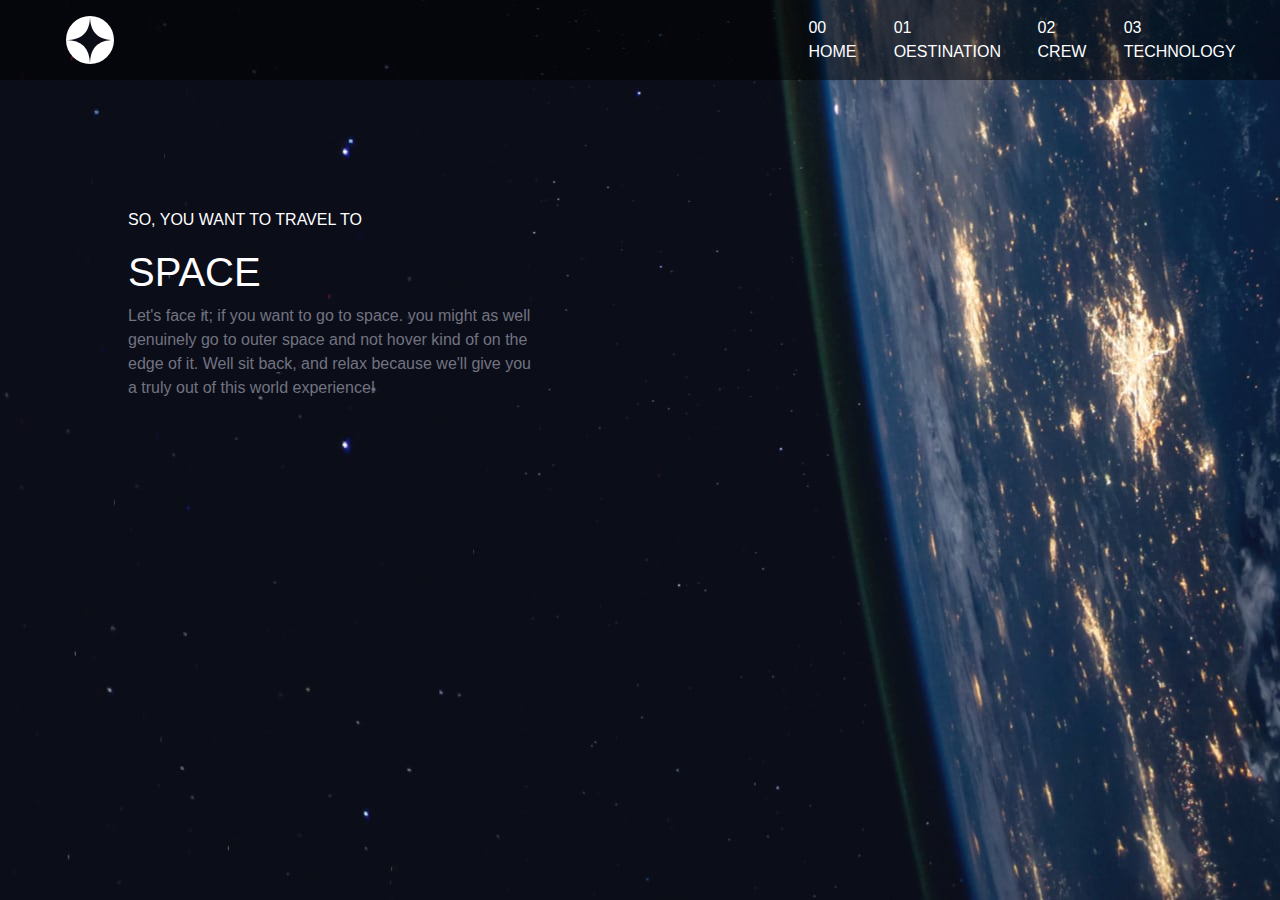
<file: index.html>
<!DOCTYPE html>
<html lang="en">
<head>
    <meta charset="UTF-8">
    <meta http-equiv="X-UA-Compatible" content="IE=edge">
    <meta name="viewport" content="width=device-width, initial-scale=1.0">
    <link rel="icon" type="image/png" sizes="32x32" href="./images/favicon-32x32.png">
    <title>Space tourism multi-page website</title>
    <link rel="stylesheet" href="./css/bootstrap/bootstrap.min.css">
    <link rel="stylesheet" href="./css/main.css">
</head>
<body>
     
    <nav class="navbar navbar-expand-lg navbar-light " style="background-color: rgba(0,0,0,0.5);">
        <img class="navbar-brand" src="./images/logo.svg">
        <button class="navbar-toggler" type="button" data-toggle="collapse" data-target="#navbarNav" aria-controls="navbarNav" aria-expanded="false" aria-label="Toggle navigation">
          <span class="navbar-toggler-icon"></span>
        </button>
        <div class="collapse navbar-collapse" id="navbarNav">
          <ul class="navbar-nav">
            <li class="nav-item active">
              <a class="nav-link" href="#" style="color: white;">00 HOME <span class="sr-only">(current)</span></a>
            </li>
            <li class="nav-item">
              <a class="nav-link" href="mars.html" style="color: white;">01 OESTINATION</a>
            </li>
            <li class="nav-item">
              <a class="nav-link" href="crew.html" style="color: white;">02 CREW</a>
            </li>
            <li class="nav-item">
              <a class="nav-link" href="technology.html" style="color: white;">03 TECHNOLOGY</a>
            </li>
          </ul>
        </div>

        <div class="ham">
          <img src="./images/icon-hamburger.svg" alt="">
        </div>
      </nav>

      <section class="space">
        <p>SO, YOU WANT TO TRAVEL TO</p>
        <h1>SPACE</h1>
        <p style="color: #727380;">Let's face it; if you want to go to space. you might as well <br> genuinely go to outer space and not hover kind of on the <br> edge of it. Well sit back, and relax because we'll give you<br>
            a truly out of this world experience!</p>
      </section>

      <div class="spinner">
        <div class="spinner-border text-secondary" role="status">
          <span class="sr-only">Loading...</span>
        </div>
      </div>

      
      

    <script src="./js/app.js"></script>
</body>
</html>
</file>
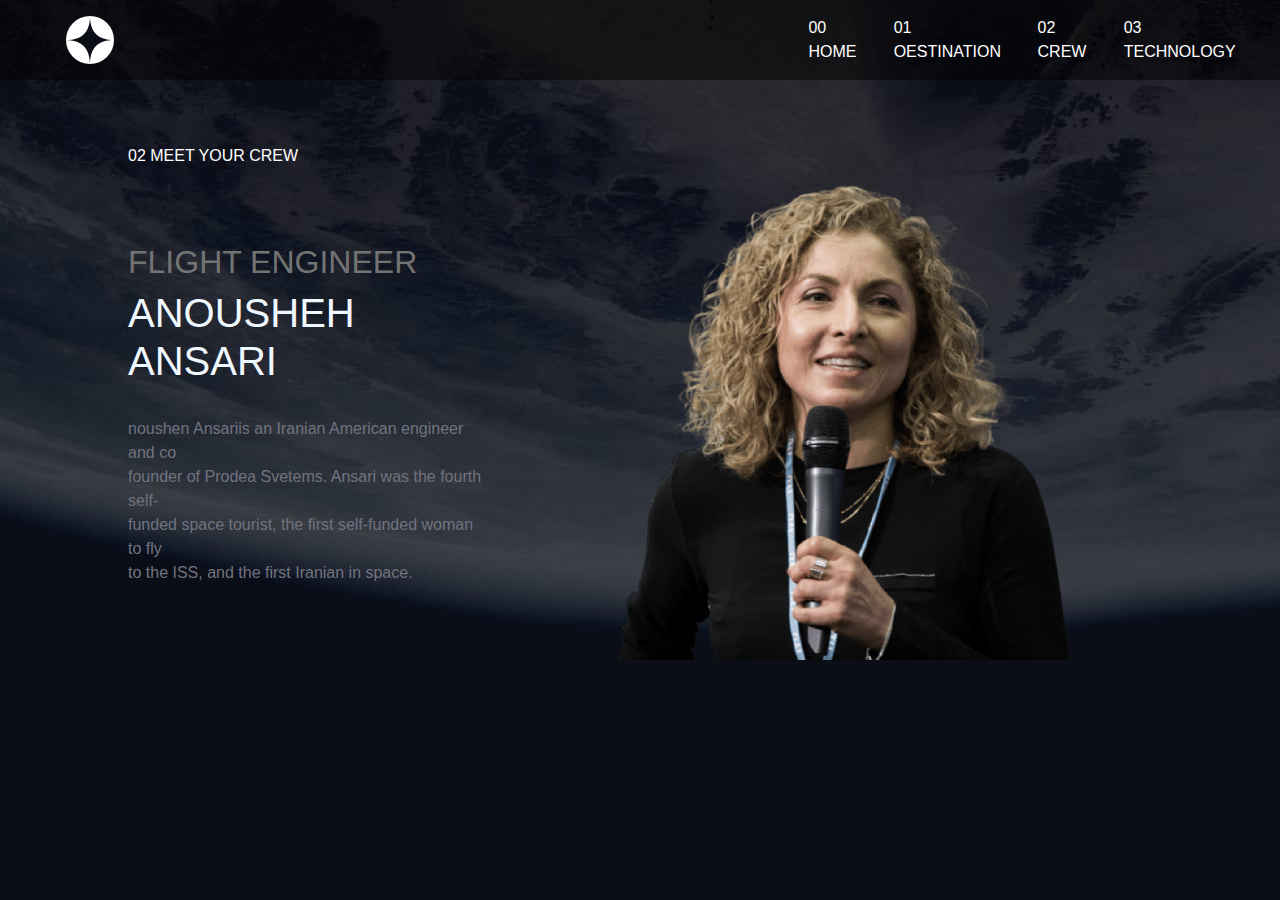
<file: crew.html>
<!DOCTYPE html>
<html lang="en">
<head>
    <meta charset="UTF-8">
    <meta http-equiv="X-UA-Compatible" content="IE=edge">
    <meta name="viewport" content="width=device-width, initial-scale=1.0">
    <link rel="icon" type="image/png" sizes="32x32" href="./images/favicon-32x32.png">
    <title>Space tourism multi-page website</title>
    <link rel="stylesheet" href="./css/bootstrap/bootstrap.min.css">
    <link rel="stylesheet" href="./css/main.css">
</head>
<body style="background-image: url(./images/background-crew-desktop.jpg);">
     
    <nav class="navbar navbar-expand-lg navbar-light " style="background-color: rgba(0,0,0,0.5);">
        <img class="navbar-brand" src="./images/logo.svg">
        <button class="navbar-toggler" type="button" data-toggle="collapse" data-target="#navbarNav" aria-controls="navbarNav" aria-expanded="false" aria-label="Toggle navigation">
          <span class="navbar-toggler-icon"></span>
        </button>
        <div class="collapse navbar-collapse" id="navbarNav">
          <ul class="navbar-nav">
            <li class="nav-item active">
              <a class="nav-link" href="index.html" style="color: white;">00 HOME <span class="sr-only">(current)</span></a>
            </li>
            <li class="nav-item">
              <a class="nav-link" href="mars.html" style="color: white;">01 OESTINATION</a>
            </li>
            <li class="nav-item">
              <a class="nav-link" href="#" style="color: white;">02 CREW</a>
            </li>
            <li class="nav-item">
              <a class="nav-link" href="technology.html" style="color: white;">03 TECHNOLOGY</a>
            </li>
          </ul>
        </div>
      </nav>

      <section class="cr">
        <p>02 MEET YOUR CREW</p>
      </section>

      <section class="crew">
        <div class="write">
            <h2>FLIGHT ENGINEER</h2>
            <h1>ANOUSHEH ANSARI</h1>
            <br>
            <p>noushen Ansariis an Iranian American engineer and co<br>founder of Prodea Svetems. Ansari was the fourth self-<br> funded space tourist, the first self-funded woman to fly <br>to the ISS, and the first Iranian in space.
            </p>
        </div>

        <div class="imgcr">
            <img src="./images/image-anousheh-ansari.png" alt="" width="85%">
        </div>
      </section>

      <div class="spinner">
        <div class="spinner-border text-secondary" role="status">
          <span class="sr-only">Loading...</span>
        </div>
      </div>

      <script src="./js/app.js"></script>
      </body>
      </html>
</file>
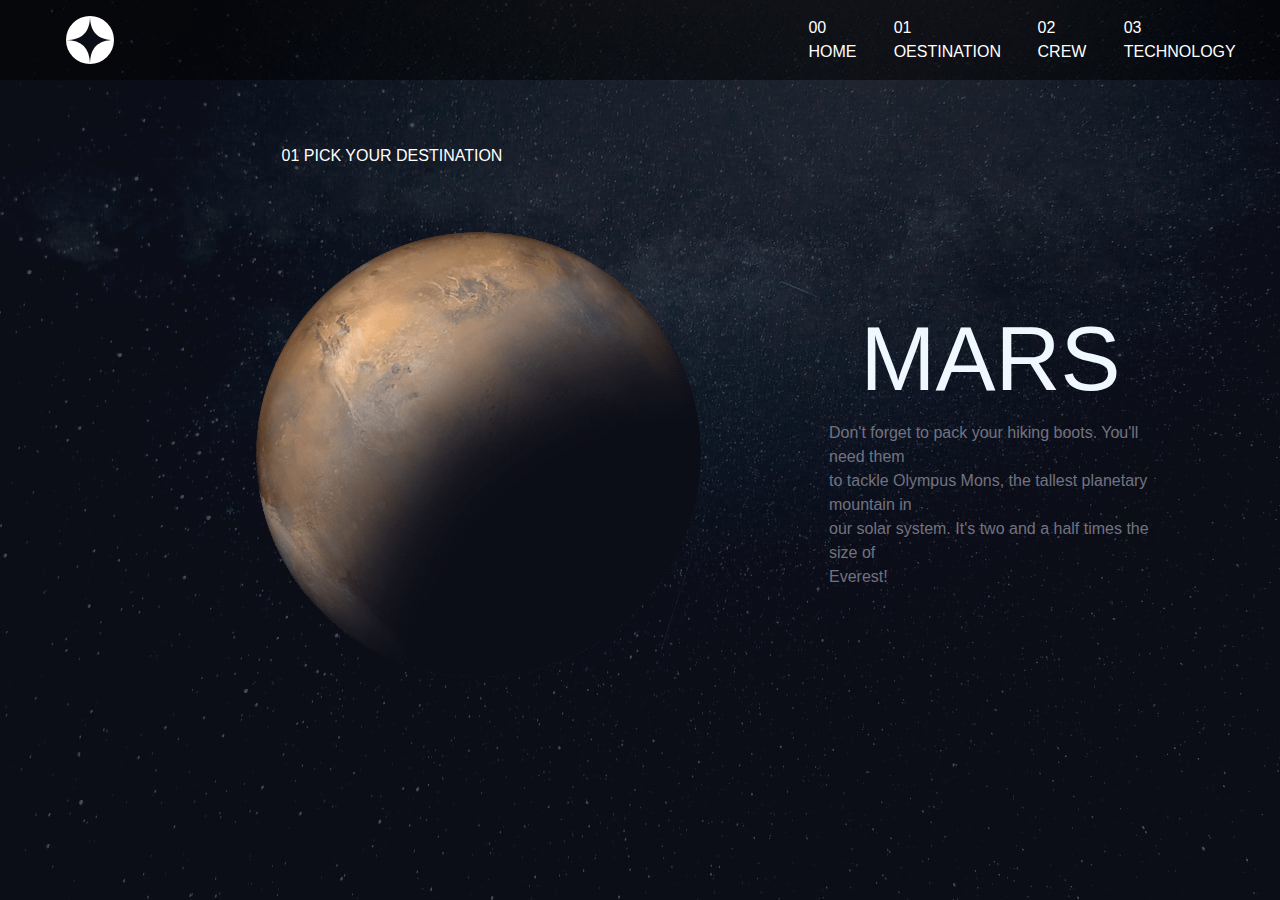
<file: mars.html>
<!DOCTYPE html>
<html lang="en">
<head>
    <meta charset="UTF-8">
    <meta http-equiv="X-UA-Compatible" content="IE=edge">
    <meta name="viewport" content="width=device-width, initial-scale=1.0">
    <link rel="icon" type="image/png" sizes="32x32" href="./images/favicon-32x32.png">
    <title>Space tourism multi-page website</title>
    <link rel="stylesheet" href="./css/bootstrap/bootstrap.min.css">
    <link rel="stylesheet" href="./css/main.css">
</head>
<body style="background-image: url(./images/background-destination-desktop.jpg);">
     
    <nav class="navbar navbar-expand-lg navbar-light " style="background-color: rgba(0,0,0,0.5);">
        <img class="navbar-brand" src="./images/logo.svg">
        <button class="navbar-toggler" type="button" data-toggle="collapse" data-target="#navbarNav" aria-controls="navbarNav" aria-expanded="false" aria-label="Toggle navigation">
          <span class="navbar-toggler-icon"></span>
        </button>
        <div class="collapse navbar-collapse" id="navbarNav">
          <ul class="navbar-nav">
            <li class="nav-item active">
              <a class="nav-link" href="index.html" style="color: white;">00 HOME <span class="sr-only">(current)</span></a>
            </li>
            <li class="nav-item">
              <a class="nav-link" href="#" style="color: white;">01 OESTINATION</a>
            </li>
            <li class="nav-item">
              <a class="nav-link" href="crew.html" style="color: white;">02 CREW</a>
            </li>
            <li class="nav-item">
              <a class="nav-link" href="technology.html" style="color: white;">03 TECHNOLOGY</a>
            </li>
          </ul>
        </div>
      </nav>

      <section class="par">
        <p>01 PICK YOUR DESTINATION</p>
      </section> 

      <section class="mars">
        <div class="not">
          <img src="./images/image-mars.png" alt="" >

        </div>
          
          <div class="nott">
            <h1>MARS</h1>
            <p>
              Don't forget to pack your hiking boots. You'll need them <br> to tackle Olympus Mons, the tallest planetary mountain in <br> our solar system. It's two and a half times the size of<br> Everest!
            </p>

         
          </div>
          

       
      </section>

      <div class="spinner">
        <div class="spinner-border text-secondary" role="status">
          <span class="sr-only">Loading...</span>
        </div>
      </div>


      
      
      

    <script src="./js/app.js"></script>
</body>
</html>
</file>
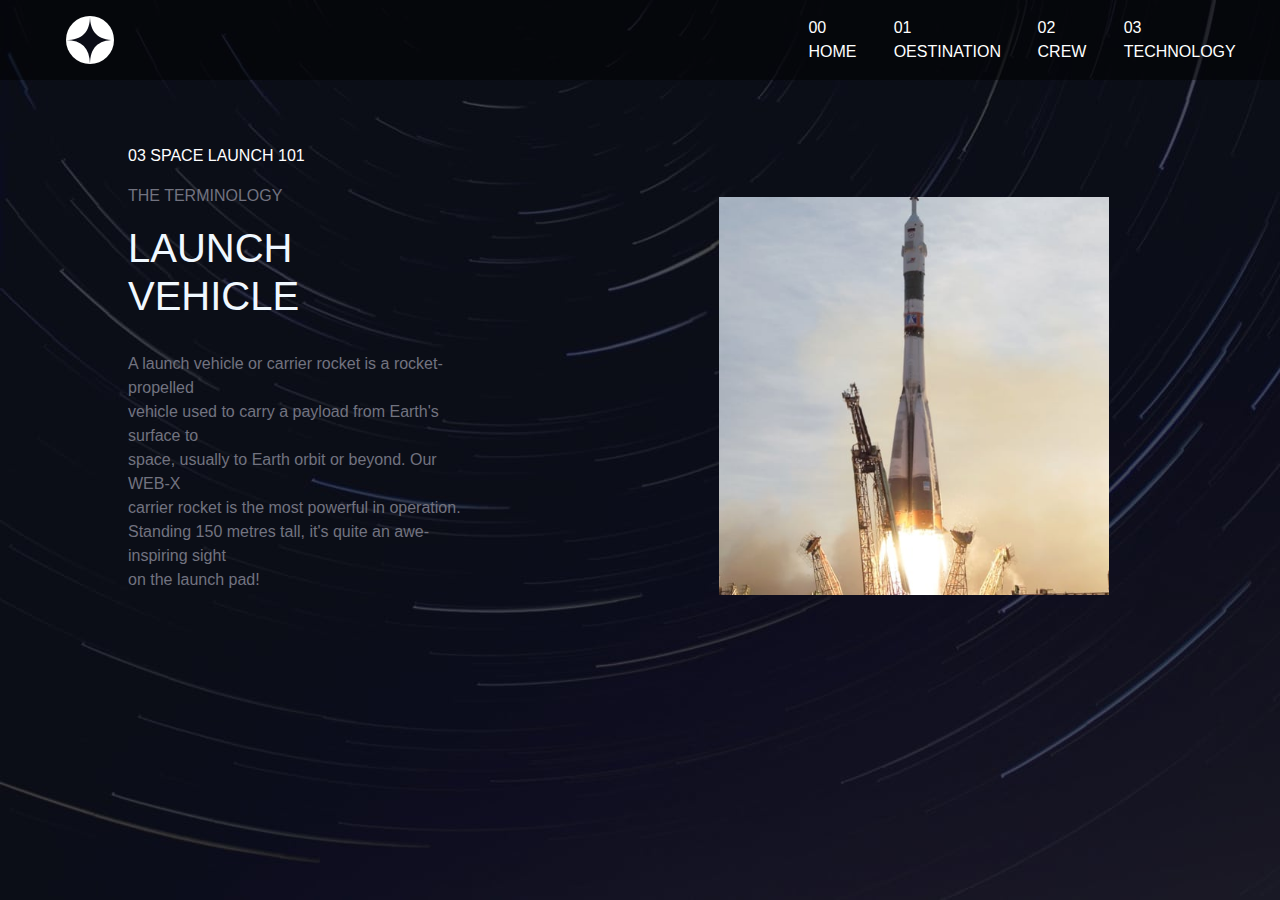
<file: technology.html>
<!DOCTYPE html>
<html lang="en">
<head>
    <meta charset="UTF-8">
    <meta http-equiv="X-UA-Compatible" content="IE=edge">
    <meta name="viewport" content="width=device-width, initial-scale=1.0">
    <link rel="icon" type="image/png" sizes="32x32" href="./images/favicon-32x32.png">
    <title>Space tourism multi-page website</title>
    <link rel="stylesheet" href="./css/bootstrap/bootstrap.min.css">
    <link rel="stylesheet" href="./css/main.css">
</head>
<body style="background-image: url(./images/background-technology-desktop.jpg);">
     
    <nav class="navbar navbar-expand-lg navbar-light " style="background-color: rgba(0,0,0,0.5);">
        <img class="navbar-brand" src="./images/logo.svg">
        <button class="navbar-toggler" type="button" data-toggle="collapse" data-target="#navbarNav" aria-controls="navbarNav" aria-expanded="false" aria-label="Toggle navigation">
          <span class="navbar-toggler-icon"></span>
        </button>
        <div class="collapse navbar-collapse" id="navbarNav">
          <ul class="navbar-nav">
            <li class="nav-item active">
              <a class="nav-link" href="index.html" style="color: white;">00 HOME <span class="sr-only">(current)</span></a>
            </li>
            <li class="nav-item">
              <a class="nav-link" href="mars.html" style="color: white;">01 OESTINATION</a>
            </li>
            <li class="nav-item">
              <a class="nav-link" href="crew.html" style="color: white;">02 CREW</a>
            </li>
            <li class="nav-item">
              <a class="nav-link" href="technology.html" style="color: white;">03 TECHNOLOGY</a>
            </li>
          </ul>
        </div>
      </nav>

      <section class="tec">
        <p>03 SPACE LAUNCH 101</p>
      </section>

      <section class="tecno">
        <div class="wr">
            <p>THE TERMINOLOGY</p>
            <h1>LAUNCH VEHICLE</h1>
            <br>
            <p>A launch vehicle or carrier rocket is a rocket-propelled<br> vehicle used to carry a payload from Earth's surface to <br>space, usually to Earth orbit or beyond. Our WEB-X <br>carrier rocket is the most powerful in operation.<br>
                Standing 150 metres tall, it's quite an awe-inspiring sight <br> on the launch pad!
            </p>
        </div>

        <div class="imgtec">
            <img src="./images/image-launch-vehicle-portrait.jpg" alt="" width="90%">
        </div>
      </section>


      <div class="spinner">
        <div class="spinner-border text-secondary" role="status">
          <span class="sr-only">Loading...</span>
        </div>
      </div>

      <script src="./js/app.js"></script>
      </body>
      </html>
</file>
<file: css/main.css>
body{
    height: 100vh;
    background-image: url("../images/background-home-desktop.jpg");
}

.navbar-light {
    background-color: rgba(47,62,87,0.2);
}
.navbar-brand {
    margin-left: 50px;
    margin-right: 55%;
}

.ham {
    display: none;
}


.space {
    margin-left: 10%;
    margin-top: 10%;
    color: white;
}

@media(max-width:750px){
    body {
        height: 350px;
        width: 250px;
        background-image: url(../images/background-home-mobile.jpg);

    }
    .ham {
        display: flex;
        
    }
    
}

/* html2 */

.par p {
    color: white;
    margin-top: 5%;
    margin-left: 22%;
    margin-bottom: 5%;

}

.mars  {
    display: flex;
    align-items: center;
}

.mars .not  {
    margin-left: 20%;
    
}

.mars .nott {
    margin-right: 10%;
    margin-left: 10%;
}

.mars .nott h1 {
    color: aliceblue;
    text-align: center;
    font-size: 90px;

}

.mars .nott p {
    color: #727380;
}


@media(max-width:750px){
    body {
        height: 350px;
        width: 250px;
        background-image: url(../images/background-destination-mobile.jpg);

    }
    .par p {
        color: white;
        margin-top: 5%;
        margin-left: 22%;
        font-size: 10px;
    
    }
    .mars  {
        display: list-item;
        align-items: center;
    }
    .mars .not  img {
        width: 80%;
        
    }
}

/* html3 */

.cr p {
    color: white;
    margin-top: 5%;
    margin-left: 10%;
    
}

.crew {
    display: flex;
    align-items: center;
}

.crew .write {

    margin-left: 10%;
} 

.crew .write h2 {
    color: #737373;
}

.crew .write h1 {
    color: aliceblue;
}

.crew .write p {
    color: #727380;
}

.crew .imgcr {
    margin-right: 10%;
    margin-left: 10%;

}

@media(max-width:750px){
    body {
        height: 350px;
        width: 250px;
        background-image: url(../images/background-crew-mobile.jpg);

    }
}

/* html 4 */

.tec p {
    color: white;
    margin-top: 5%;
    margin-left: 10%;
}

.tecno {
    display: flex;
    align-items: center;
}

.tecno .wr {
    margin-left: 10%;
} 

.tecno p {
    color: #727380;
}

.tecno h1 {
    color: aliceblue;
}

.tecno .imgtec {
    margin-right: 10%;
    margin-left: 20%;
}

@media(max-width:750px){
    body {
        height: 350px;
        width: 250px;
        background-image: url(../images/background-technology-mobile.jpg);

    }
}

/* spinner for all html */

.spinner {
    width: 100%;
    height: 100vh;
    position: fixed;
    top: 0px;
    left: 0px;
    background-color: rgba(214,225,240,0.5);
    display: flex ;
    justify-content: space-around ;
    align-items: center;

}


.hide{
    opacity: 0;
    visibility: hidden;
}
</file>
